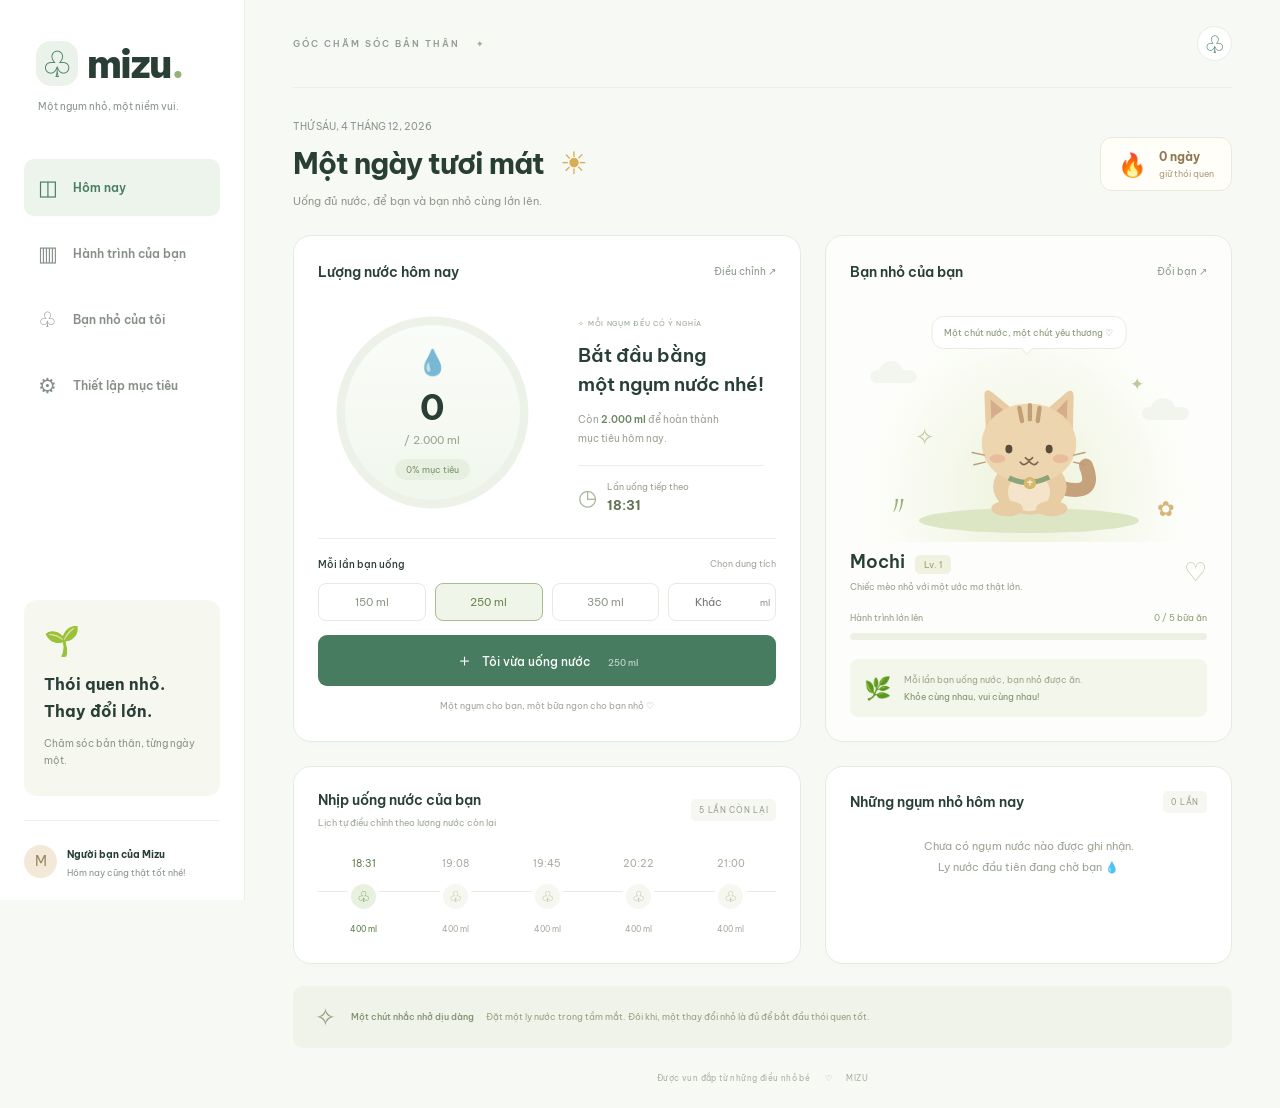
<file: index.html>
<!doctype html>
<html lang="vi"><head><meta charset="UTF-8"><meta name="viewport" content="width=device-width,initial-scale=1"><meta name="theme-color" content="#f7f9f5"><title>Mizu — Uống nước, nuôi niềm vui</title><link rel="stylesheet" href="style.css"></head>
<body><aside class="sidebar"><a class="brand" href="#"><span class="brand-icon">♧</span> mizu<span class="brand-dot">.</span></a><span class="tagline">Một ngụm nhỏ, một niềm vui.</span><nav><button class="nav active" data-view="today"><span>◫</span> Hôm nay</button><button class="nav" data-view="history"><span>▥</span> Hành trình của bạn</button><button class="nav" data-view="pets"><span>♧</span> Bạn nhỏ của tôi</button><button class="nav" data-view="settings"><span>⚙</span> Thiết lập mục tiêu</button></nav><div class="sidebar-bottom"><div class="tiny-plant">🌱</div><strong>Thói quen nhỏ.<br>Thay đổi lớn.</strong><p>Chăm sóc bản thân, từng ngày một.</p></div><div class="profile"><span class="avatar">M</span><div><b>Người bạn của Mizu</b><small>Hôm nay cũng thật tốt nhé!</small></div></div></aside>
<main><header><div class="breadcrumb">GÓC CHĂM SÓC BẢN THÂN <span>✦</span></div><button id="notification" class="icon-button" title="Bật nhắc uống nước" aria-label="Bật nhắc uống nước">♧</button></header><section class="intro"><div><div class="eyebrow" id="today-date"></div><h1>Một ngày tươi mát <span>☀</span></h1><p>Uống đủ nước, để bạn và bạn nhỏ cùng lớn lên.</p></div><div class="streak">🔥 <span><b id="streak">0 ngày</b><small>giữ thói quen</small></span></div></section>
<div id="today-view" class="view"><div class="dashboard"><section class="card water-card"><div class="card-heading"><h2>Lượng nước hôm nay</h2><button class="text-button" data-open-settings>Điều chỉnh ↗</button></div><div class="water-content"><div class="water-ring"><svg viewBox="0 0 220 220" aria-hidden="true"><circle class="ring-track" cx="110" cy="110" r="98"/><circle id="ring-progress" cx="110" cy="110" r="98"/></svg><div class="water-inner"><span class="drop">💧</span><strong id="water-total">0</strong><span>/ <b id="water-goal">2.000</b> ml</span><small id="percent">0% mục tiêu</small></div></div><div class="water-summary"><span class="pill">✧ MỖI NGỤM ĐỀU CÓ Ý NGHĨA</span><h3 id="encouragement">Bắt đầu bằng<br>một ngụm nước nhé!</h3><p>Còn <b id="remaining">2.000 ml</b> để hoàn thành<br>mục tiêu hôm nay.</p><div class="mini-stat"><span class="mini-icon">◷</span><div>Lần uống tiếp theo<strong id="next-time">—</strong></div></div></div></div><div class="drink-controls"><div class="amount-label">Mỗi lần bạn uống <span>Chọn dung tích</span></div><div class="amounts"><button data-amount="150">150 ml</button><button class="selected" data-amount="250">250 ml</button><button data-amount="350">350 ml</button><label><input type="number" id="custom-amount" min="10" max="2000" placeholder="Khác" aria-label="Dung tích khác, ml"><span>ml</span></label></div><button class="primary" id="drink-button"><span>＋</span> Tôi vừa uống nước <span id="drink-amount">250 ml</span></button><p class="helper">Một ngụm cho bạn, một bữa ngon cho bạn nhỏ ♡</p></div></section>
<section class="card pet-card"><div class="card-heading"><h2>Bạn nhỏ của bạn</h2><button class="text-button" id="change-pet">Đổi bạn ↗</button></div><div class="pet-scene"><span class="scene-cloud cloud-one"></span><span class="scene-cloud cloud-two"></span><span class="spark spark-one">✧</span><span class="spark spark-two">✦</span><div class="pet-bubble" id="pet-bubble">Một chút nước, một chút yêu thương ♡</div><div id="pet-art"></div><div class="ground"></div><span class="scene-flower">✿</span><span class="scene-grass">〃</span></div><div class="pet-details"><div><h3 id="pet-name">Mochi <span>Lv. 1</span></h3><p id="pet-description">Chiếc mèo nhỏ với một ước mơ thật lớn.</p></div><span class="heart">♡</span></div><div class="growth-label"><span>Hành trình lớn lên</span><b id="xp-label">0 / 5 bữa ăn</b></div><div class="growth-track"><span id="xp-progress"></span></div><div class="pet-note"><span>🌿</span><p>Mỗi lần bạn uống nước, bạn nhỏ được ăn.<br><b>Khỏe cùng nhau, vui cùng nhau!</b></p></div></section></div>
<div class="bottom-grid"><section class="card schedule-card"><div class="card-heading"><div><h2>Nhịp uống nước của bạn</h2><p>Lịch tự điều chỉnh theo lượng nước còn lại</p></div><span class="soft-label" id="schedule-label">HÔM NAY</span></div><div id="schedule"></div></section><section class="card log-card"><div class="card-heading"><h2>Những ngụm nhỏ hôm nay</h2><span class="soft-label" id="log-count">0 LẦN</span></div><div id="drink-log"></div></section></div><div class="daily-tip"><span>✧</span><p><b>Một chút nhắc nhở dịu dàng</b> Đặt một ly nước trong tầm mắt. Đôi khi, một thay đổi nhỏ là đủ để bắt đầu thói quen tốt.</p></div></div>
<section id="history-view" class="view hidden card"><div class="card-heading"><h2>Hành trình của bạn</h2><span class="soft-label">7 NGÀY GẦN NHẤT</span></div><div id="history-chart"></div><p class="helper">Mỗi ngày là một cơ hội mới để chăm sóc bản thân.</p></section>
<section id="pets-view" class="view hidden card"><h2>Chọn người bạn đồng hành</h2><p class="muted">Cùng uống nước, cùng lớn lên. Tiến độ của từng bạn được lưu riêng.</p><div id="pet-options"></div></section>
<section id="settings-view" class="view hidden card settings-card"><h2>Mục tiêu dành riêng cho bạn</h2><p class="muted">Chọn nhịp sinh hoạt phù hợp để Mizu chia lịch uống nước.</p><form id="settings-form"><div class="form-grid"><label>Giới tính<select name="sex"><option value="female">Nữ</option><option value="male">Nam</option><option value="other">Khác / Không chia sẻ</option></select></label><label>Tuổi<input name="age" type="number" min="18" max="100" required></label><label>Cân nặng (kg)<input name="weight" type="number" min="30" max="250" step="0.1" required></label><label>Chiều cao (cm)<input name="height" type="number" min="100" max="230" required></label><label>Bắt đầu ngày<input name="start" type="time" required></label><label>Kết thúc nhắc<input name="end" type="time" required></label></div><button type="button" class="secondary" id="estimate">Ước tính mục tiêu theo cân nặng</button><p class="estimate-note">Ước tính khởi đầu cho người trưởng thành: 30 ml/kg/ngày, làm tròn 50 ml. Giới tính, tuổi và chiều cao được lưu trong hồ sơ, chưa dùng để suy ra nhu cầu chính xác. Bạn có thể chỉnh mục tiêu theo nhu cầu thực tế.</p><label class="goal-input">Mục tiêu mỗi ngày (ml)<input name="goal" type="number" min="500" max="5000" step="50" required></label><p class="estimate-note">Đây là công cụ xây dựng thói quen, không phải chỉ định y tế. Nhu cầu còn tùy vận động, thời tiết, đồ ăn và đồ uống khác. Nếu có chỉ định hạn chế dịch, hãy dùng mục tiêu của bác sĩ. <a href="https://www.nhs.uk/live-well/eat-well/food-guidelines-and-food-labels/water-drinks-nutrition/" target="_blank" rel="noopener">Tham khảo hướng dẫn NHS ↗</a></p><button class="primary" type="submit">Lưu mục tiêu của tôi</button><p id="settings-error" role="alert"></p></form></section><footer>Được vun đắp từ những điều nhỏ bé <span>♡</span> MIZU</footer></main><div id="toast" role="status"></div><script src="app.js"></script></body></html>
</file>
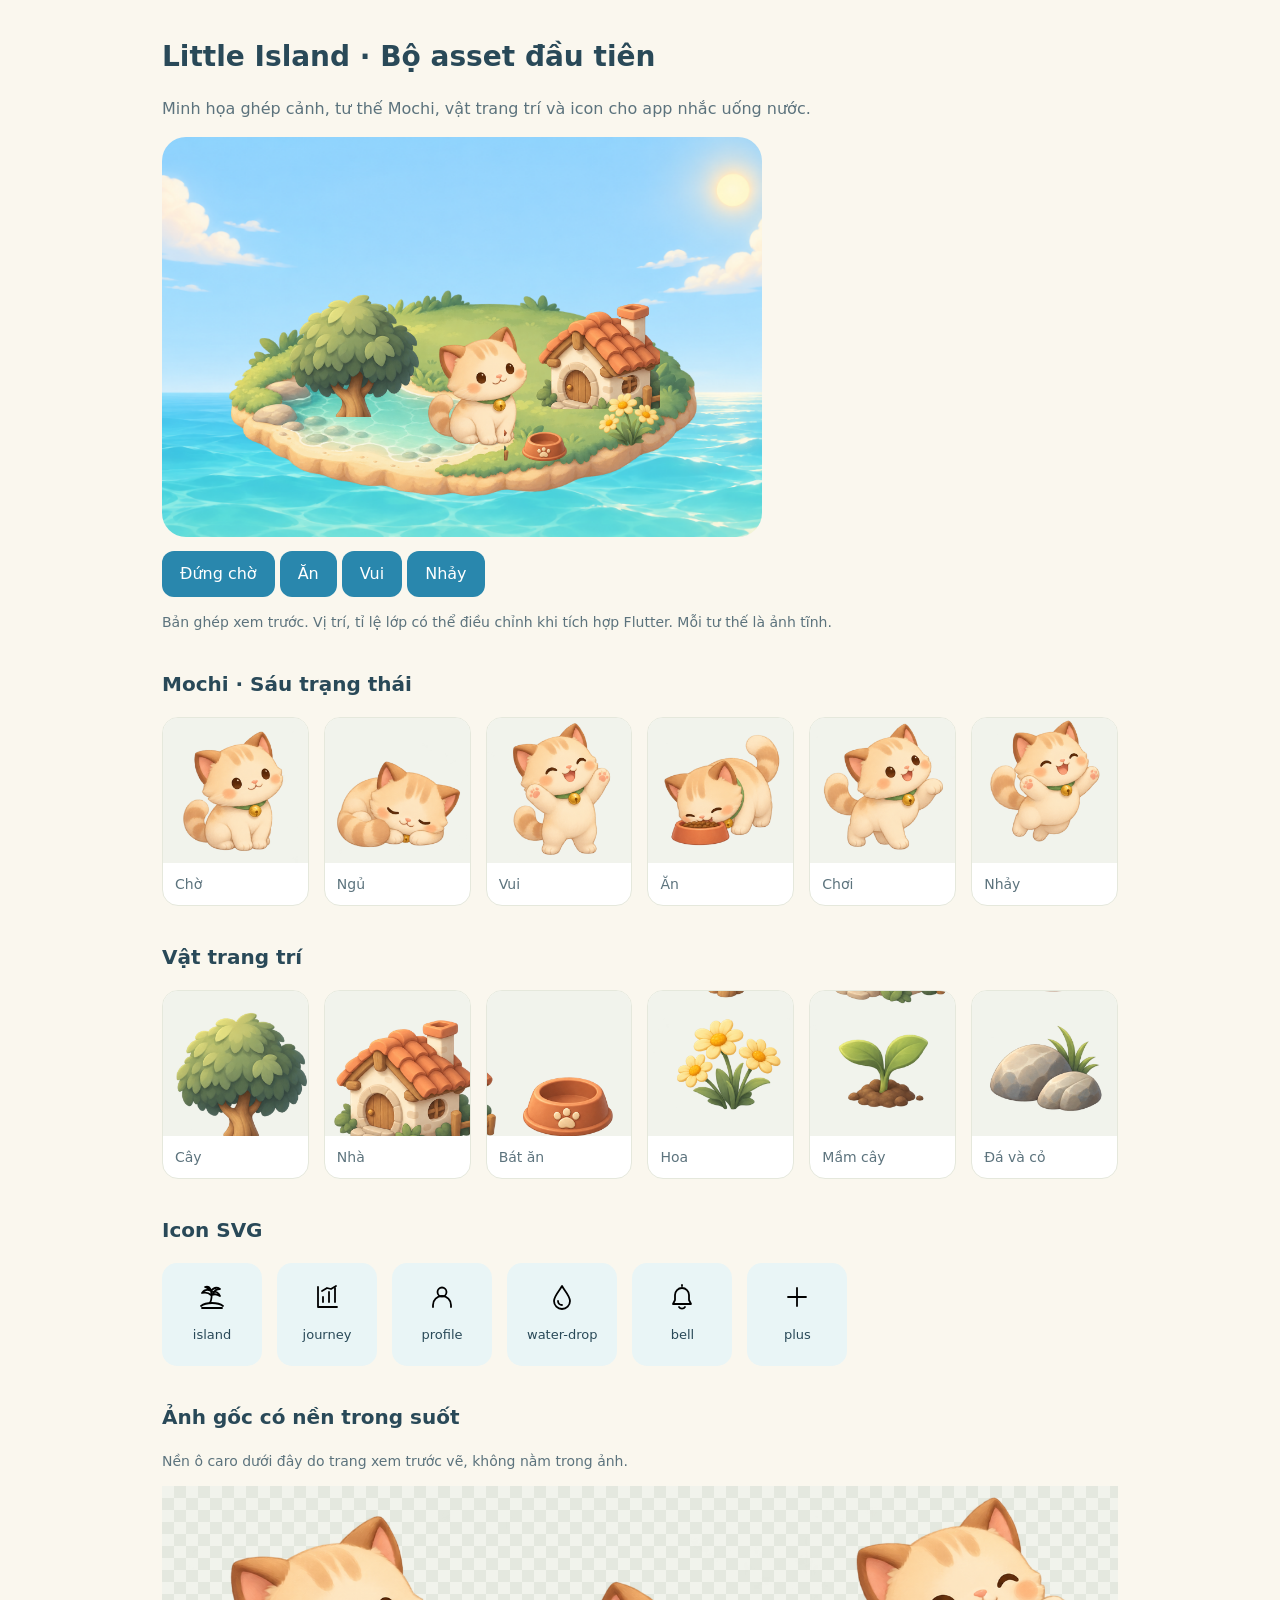
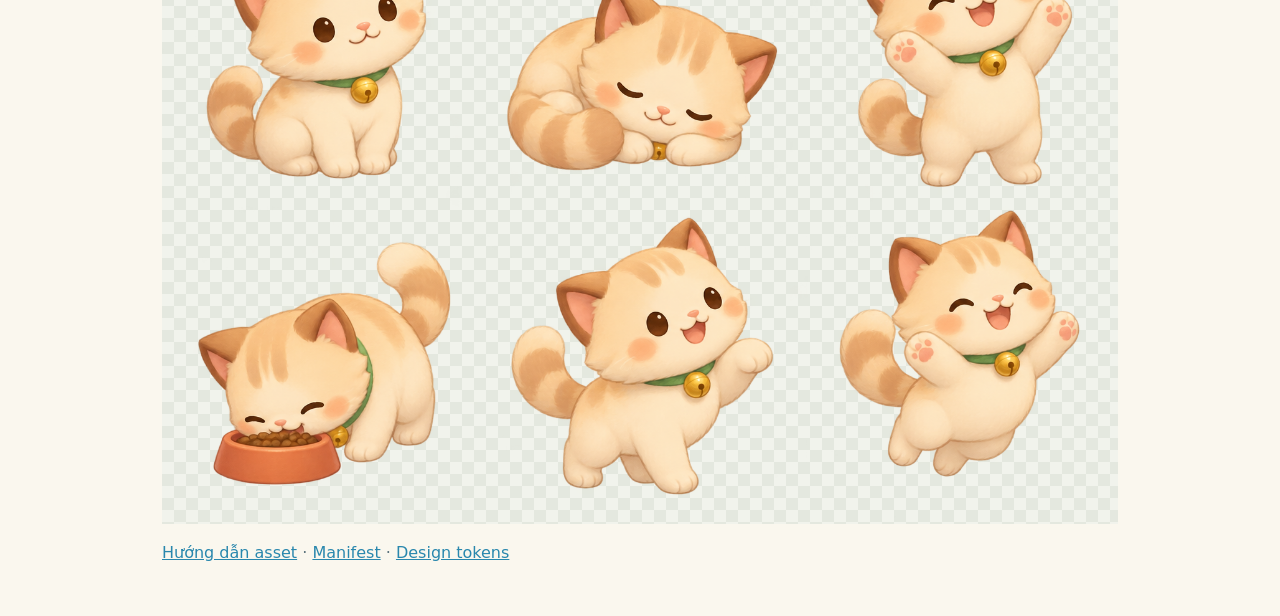
<file: assets/preview.html>
<!doctype html>
<html lang="vi"><head><meta charset="utf-8"><meta name="viewport" content="width=device-width,initial-scale=1"><title>Little Island — Asset preview</title><style>
*{box-sizing:border-box}body{margin:0;background:#faf7ee;color:#294958;font:16px/1.6 system-ui,sans-serif}main{max-width:1000px;margin:auto;padding:35px 22px}h1{font-size:28px;margin:0}h2{font-size:20px;margin-top:35px}p{color:#5c737d}.scene{max-width:600px;aspect-ratio:1.5;position:relative;border-radius:24px;overflow:hidden;background:#e6f5f9 url('backgrounds/sky-sea.png') center/cover}.terrain{position:absolute;width:95%;height:85%;object-fit:contain;bottom:-6%;left:2.5%}.sprite{background-repeat:no-repeat;background-size:300% 200%;aspect-ratio:1}.cat{background-image:url('pets/mochi-states.png')}.prop{background-image:url('decorations/island-props.png')}.scene .tree{position:absolute;width:24%;left:19%;bottom:30%;background-position:0 0}.scene .house{position:absolute;width:22%;right:17%;bottom:32%;background-position:50% 0}.scene .mochi{position:absolute;width:24%;left:41%;bottom:20%;background-position:0 0}.scene .flowers{position:absolute;width:14%;right:16%;bottom:19%;background-position:0 100%}.scene .bowl{position:absolute;width:12%;right:31%;bottom:19%;background-position:100% 0}.grid{display:grid;grid-template-columns:repeat(auto-fit,minmax(145px,1fr));gap:15px}.tile{border:1px solid #e5e8dc;border-radius:16px;overflow:hidden;background:white}.tile .sprite{width:100%;background-color:#f1f3ec;background-image:var(--sprite)}.tile p{font-size:14px;margin:10px 12px}.checker{background-color:#f1f3ec;background-image:linear-gradient(45deg,#e4e8df 25%,transparent 25%),linear-gradient(-45deg,#e4e8df 25%,transparent 25%),linear-gradient(45deg,transparent 75%,#e4e8df 75%),linear-gradient(-45deg,transparent 75%,#e4e8df 75%);background-size:24px 24px;background-position:0 0,0 12px,12px -12px,-12px 0}.sheet{width:100%;display:block}.icons{display:flex;flex-wrap:wrap;gap:15px}.icon{padding:20px;border-radius:15px;background:#e9f5f6;text-align:center;min-width:100px}.icon img{display:block;width:28px;height:28px;margin:0 auto 10px}.icon span{font-size:13px}button{font:inherit;background:#2987ad;color:#fff;border:0;border-radius:12px;padding:10px 18px;margin:14px 5px 0 0;cursor:pointer}button:focus-visible{outline:3px solid #294958;outline-offset:3px}.note{font-size:14px}a{color:#2987ad}
</style></head><body><main><h1>Little Island · Bộ asset đầu tiên</h1><p>Minh họa ghép cảnh, tư thế Mochi, vật trang trí và icon cho app nhắc uống nước.</p><div class="scene" aria-label="Đảo minh họa ghép từ các lớp"><img class="terrain" src="island/island-base.png" alt="Nền đảo và hồ nước"><div class="sprite prop tree"></div><div class="sprite prop house"></div><div class="sprite cat mochi" id="mochi"></div><div class="sprite prop flowers"></div><div class="sprite prop bowl"></div></div><div><button data-pose="0">Đứng chờ</button><button data-pose="3">Ăn</button><button data-pose="2">Vui</button><button data-pose="5">Nhảy</button></div><p class="note">Bản ghép xem trước. Vị trí, tỉ lệ lớp có thể điều chỉnh khi tích hợp Flutter. Mỗi tư thế là ảnh tĩnh.</p><h2>Mochi · Sáu trạng thái</h2><div class="grid" id="poses"></div><h2>Vật trang trí</h2><div class="grid" id="props"></div><h2>Icon SVG</h2><div class="icons" id="icons"></div><h2>Ảnh gốc có nền trong suốt</h2><p class="note">Nền ô caro dưới đây do trang xem trước vẽ, không nằm trong ảnh.</p><div class="checker"><img class="sheet" src="pets/mochi-states.png" alt="Atlas sáu tư thế mèo Mochi"></div><p><a href="README.md">Hướng dẫn asset</a> · <a href="manifest.json">Manifest</a> · <a href="design-tokens.json">Design tokens</a></p></main><script>
const position=i=>`${i%3*50}% ${Math.floor(i/3)*100}%`;
function tiles(target,labels,image){const grid=document.getElementById(target);labels.forEach((label,i)=>{const tile=document.createElement('div');tile.className='tile';const sprite=document.createElement('div');sprite.className='sprite';sprite.style.setProperty('--sprite',`url('${image}')`);sprite.style.backgroundPosition=position(i);sprite.setAttribute('role','img');sprite.setAttribute('aria-label',label);const text=document.createElement('p');text.textContent=label;tile.append(sprite,text);grid.append(tile)})}
tiles('poses',['Chờ','Ngủ','Vui','Ăn','Chơi','Nhảy'],'pets/mochi-states.png');tiles('props',['Cây','Nhà','Bát ăn','Hoa','Mầm cây','Đá và cỏ'],'decorations/island-props.png');['island','journey','profile','water-drop','bell','plus'].forEach(name=>{const div=document.createElement('div');div.className='icon';const img=document.createElement('img');img.src=`icons/${name}.svg`;img.alt=name;const span=document.createElement('span');span.textContent=name;div.append(img,span);document.getElementById('icons').append(div)});document.querySelectorAll('[data-pose]').forEach(b=>b.onclick=()=>document.getElementById('mochi').style.backgroundPosition=position(+b.dataset.pose));
</script></body></html>
</file>
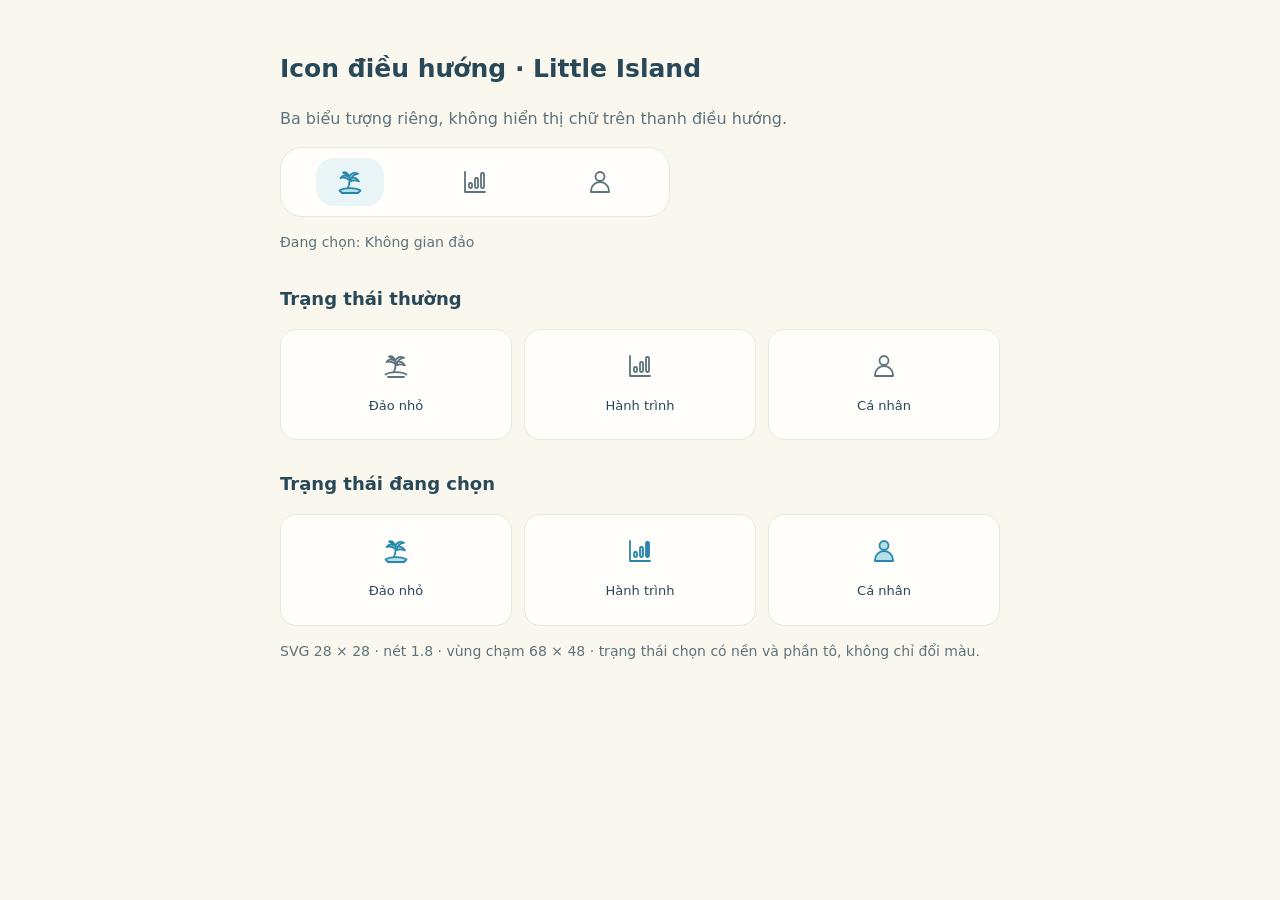
<file: assets/icons/navigation/preview.html>
<!doctype html><html lang="vi"><head><meta charset="utf-8"><meta name="viewport" content="width=device-width,initial-scale=1"><title>Little Island — Navigation icons</title><style>*{box-sizing:border-box}body{margin:0;background:#faf7ee;color:#294958;font:16px/1.6 system-ui,sans-serif}main{max-width:760px;padding:32px 20px;margin:auto}h1{font-size:25px}h2{font-size:18px;margin-top:30px}p{color:#5c737d}.bar{max-width:390px;display:flex;justify-content:space-around;background:#fffefa;border:1px solid #e8e8dc;border-radius:22px;padding:10px 16px;gap:20px}.bar button{display:grid;place-items:center;width:68px;height:48px;border:0;background:transparent;border-radius:18px;cursor:pointer}.bar button[aria-pressed=true]{background:#e9f5f6}.bar img{width:28px;height:28px}.bar button:focus-visible{outline:3px solid #2987ad;outline-offset:3px}.grid{display:grid;grid-template-columns:repeat(3,minmax(0,1fr));gap:12px}.item{background:#fffefa;border:1px solid #e8e8dc;border-radius:16px;padding:22px 10px;text-align:center}.item img{width:28px;height:28px;display:block;margin:0 auto 12px}.item small{font-size:13px}#status{font-size:14px;min-height:24px}.note{font-size:14px}</style></head><body><main><h1>Icon điều hướng · Little Island</h1><p>Ba biểu tượng riêng, không hiển thị chữ trên thanh điều hướng.</p><nav class="bar" aria-label="Điều hướng chính"><button data-name="island" aria-label="Không gian đảo" aria-pressed="true"><img src="island-active.svg" alt=""></button><button data-name="journey" aria-label="Hành trình" aria-pressed="false"><img src="journey.svg" alt=""></button><button data-name="profile" aria-label="Cá nhân" aria-pressed="false"><img src="profile.svg" alt=""></button></nav><p id="status" aria-live="polite">Đang chọn: Không gian đảo</p><h2>Trạng thái thường</h2><div class="grid"><div class="item"><img src="island.svg" alt="Đảo nhỏ"><small>Đảo nhỏ</small></div><div class="item"><img src="journey.svg" alt="Hành trình"><small>Hành trình</small></div><div class="item"><img src="profile.svg" alt="Cá nhân"><small>Cá nhân</small></div></div><h2>Trạng thái đang chọn</h2><div class="grid"><div class="item"><img src="island-active.svg" alt="Đảo nhỏ đang chọn"><small>Đảo nhỏ</small></div><div class="item"><img src="journey-active.svg" alt="Hành trình đang chọn"><small>Hành trình</small></div><div class="item"><img src="profile-active.svg" alt="Cá nhân đang chọn"><small>Cá nhân</small></div></div><p class="note">SVG 28 × 28 · nét 1.8 · vùng chạm 68 × 48 · trạng thái chọn có nền và phần tô, không chỉ đổi màu.</p></main><script>document.querySelectorAll('[data-name]').forEach(button=>button.onclick=()=>{document.querySelectorAll('[data-name]').forEach(b=>{const selected=b===button;b.setAttribute('aria-pressed',String(selected));b.querySelector('img').src=b.dataset.name+(selected?'-active':'')+'.svg'});document.getElementById('status').textContent='Đang chọn: '+button.getAttribute('aria-label')});</script></body></html>
</file>
<file: style.css>
@import url('https://fonts.googleapis.com/css2?family=Be+Vietnam+Pro:wght@400;450;500;550;600;650;700;750;800&display=swap');
:root{font-family:'Be Vietnam Pro',sans-serif;color:#293f36;background:#f7f9f5;font-synthesis:none;font-size:14px;--green:#477d61;--muted:#89948c;--line:#eaf0e9}*{box-sizing:border-box}body{margin:0}button,input,select{font:inherit}button,a,input,select{-webkit-tap-highlight-color:transparent}button{cursor:pointer}button{border:0}a{color:inherit;text-decoration:none}button:focus-visible,a:focus-visible{outline:3px solid #9abda1;outline-offset:4px} .sidebar{width:245px;background:#fff;position:fixed;inset:0 auto 0 0;border-right:1px solid var(--line);padding:39px 24px 22px;display:flex;flex-direction:column}.brand{font-size:39px;letter-spacing:-2px;font-weight:800;display:flex;align-items:center;gap:9px;padding-left:12px}.brand-icon{background:#eaf2e9;border-radius:15px;width:42px;height:45px;font-size:36px;color:var(--green);display:grid;place-items:center;letter-spacing:0}.brand-dot{color:#94b175;margin-left:-8px}.tagline{font-size:10px;color:var(--muted);margin:12px 0 46px 14px}nav{display:grid;gap:9px}.nav{display:flex;align-items:center;gap:13px;text-align:left;background:transparent;color:#879087;padding:15px 14px;border-radius:10px;font-size:12px;font-weight:550}.nav span{font-size:21px;width:22px}.nav.active{color:var(--green);background:#edf4eb}.sidebar-bottom{margin-top:auto;background:#f6f8f0;border-radius:13px;padding:22px 20px 17px;position:relative}.tiny-plant{font-size:29px;margin-bottom:12px}.sidebar-bottom strong{font-size:16px;line-height:1.7}.sidebar-bottom p{font-size:10px;color:#8b9487;line-height:1.7}.profile{display:flex;align-items:center;gap:10px;margin-top:24px;border-top:1px solid var(--line);padding-top:23px}.avatar{width:33px;height:33px;display:grid;place-items:center;background:#f2e9d8;border-radius:50%;color:#9d8662}.profile b{font-size:10px}.profile small{display:block;font-size:9px;margin-top:5px;color:var(--muted)}main{margin-left:245px;max-width:1510px;padding:0 48px}header{height:88px;display:flex;align-items:center;justify-content:space-between;border-bottom:1px solid var(--line)}.breadcrumb{font-size:9px;letter-spacing:2px;color:#929d92;font-weight:600}.breadcrumb span{margin-left:12px;color:#9eaf8d}.icon-button{background:#fff;border:1px solid #e7ede4;border-radius:50%;width:35px;height:35px;font-size:24px;color:var(--green)}.intro{display:flex;justify-content:space-between;align-items:center;padding:32px 0 27px}.eyebrow{font-size:10px;color:#89968a;margin-bottom:10px}h1{font-size:29px;letter-spacing:-1px;margin:0;font-weight:650}h1 span{color:#d9ad55;margin-left:10px;font-size:31px}.intro p{font-size:11px;color:#92988f;margin:12px 0 0}.streak{display:flex;gap:12px;align-items:center;border:1px solid #e9e9dc;background:#fffef8;border-radius:12px;padding:11px 17px;font-size:23px}.streak b{font-size:12px;color:#8e7854;display:block}.streak small{display:block;color:#ac9c7d;font-size:9px;margin-top:4px}.dashboard{display:grid;grid-template-columns:1.25fr 1fr;gap:24px}.card{background:#fff;border:1px solid #e5ebe2;border-radius:18px;padding:24px;box-shadow:0 4px 15px #304d2c02}.card-heading{display:flex;align-items:center;justify-content:space-between;gap:12px}h2{font-size:14px;font-weight:600;margin:0}.text-button{background:none;color:#8d9a8b;font-size:10px;padding:5px 0}.water-content{display:flex;align-items:center;justify-content:space-around;gap:20px;padding:27px 0 23px}.water-ring{position:relative;width:205px;height:205px;flex-shrink:0}.water-ring svg{width:100%;height:100%;transform:rotate(-90deg)}.water-ring circle{fill:none;stroke-width:10}.ring-track{stroke:#edf2e9}#ring-progress{stroke:#8bae7b;stroke-linecap:round;stroke-dasharray:615.75;transition:stroke-dashoffset .8s}.water-inner{position:absolute;inset:15px;border-radius:50%;background:linear-gradient(180deg,#fafcf8,#f1f7ed);display:flex;flex-direction:column;align-items:center;justify-content:center}.drop{font-size:25px;filter:grayscale(.45);margin-bottom:7px}.water-inner strong{font-size:35px;font-weight:650;letter-spacing:-1px}.water-inner>span:not(.drop){font-size:11px;color:#99a38e;margin-top:4px}.water-inner b{font-weight:400}.water-inner small{font-size:9px;color:#77936a;background:#e7f0e0;padding:5px 11px;border-radius:20px;margin-top:12px}.pill{font-size:7px;letter-spacing:.7px;color:#96a48d}.water-summary h3{font-size:19px;line-height:1.55;font-weight:550;margin:11px 0}.water-summary p{font-size:10px;color:#9aa293;line-height:1.9}.water-summary p b{color:#6e8763;font-weight:550}.mini-stat{display:flex;gap:10px;border-top:1px solid var(--line);padding-top:15px;margin-top:17px;font-size:9px;color:#98a18f;align-items:center}.mini-icon{font-size:22px;color:#a6b596}.mini-stat strong{display:block;color:#607454;font-size:13px;margin-top:5px}.drink-controls{border-top:1px solid var(--line);padding-top:19px}.amount-label{display:flex;justify-content:space-between;font-size:10px;font-weight:500}.amount-label span{font-size:9px;color:#a0a79b;font-weight:400}.amounts{display:grid;grid-template-columns:repeat(4,1fr);gap:9px;margin:12px 0 14px}.amounts button,.amounts label{border:1px solid #e6eadf;background:#fff;border-radius:8px;padding:11px 3px;text-align:center;font-size:11px;color:#8c9685}.amounts button.selected{background:#f0f5e9;border-color:#a7bd92;color:#68844e}.amounts label{display:flex;justify-content:center;padding:0 5px;align-items:center;gap:3px}.amounts input{min-width:0;width:100%;border:0;text-align:center;outline:none;font-size:11px}.amounts label span{font-size:9px}.primary{width:100%;padding:14px 16px;background:#477c60;border-radius:9px;color:white;font-size:12px;font-weight:500;transition:background .2s}.primary:hover{background:#38694f}.primary>span:first-child{font-size:17px;margin-right:6px}.primary>span:last-child{font-size:9px;margin-left:15px;opacity:.65}.helper{text-align:center;font-size:9px;color:#a0a697;margin:12px 0 0;line-height:1.7}.pet-card{background:#fdfefb}.pet-scene{height:245px;position:relative;overflow:hidden;margin-top:14px;background:radial-gradient(ellipse at 50% 80%,#edf2da,transparent 65%);border-radius:12px}.pet-bubble{background:#fff;border:1px solid #e8ecdf;border-radius:12px;padding:10px 12px;position:absolute;top:19px;left:50%;transform:translateX(-50%);white-space:nowrap;font-size:9px;color:#879576;z-index:2}.pet-bubble:after{content:'';position:absolute;bottom:-5px;left:47%;width:8px;height:8px;background:white;border-right:1px solid #e8ecdf;border-bottom:1px solid #e8ecdf;transform:rotate(45deg)}#pet-art{position:absolute;bottom:9px;left:50%;transform:translateX(-50%);width:190px;z-index:1;animation:breathe 4s ease-in-out infinite}#pet-art svg{display:block;width:100%;height:175px}.ground{position:absolute;width:220px;height:25px;background:#dce6c5;border-radius:50%;bottom:9px;left:50%;transform:translateX(-50%)}.scene-cloud{width:47px;height:13px;background:#eef2e8;border-radius:30px;position:absolute}.scene-cloud:before{content:'';position:absolute;width:24px;height:22px;border-radius:50%;background:inherit;bottom:0;left:9px}.cloud-one{top:73px;left:20px;opacity:.6}.cloud-two{top:110px;right:18px;opacity:.7}.spark{position:absolute;color:#bdc99c}.spark-one{left:65px;top:125px;font-size:23px}.spark-two{right:63px;top:76px;font-size:17px}.scene-flower{position:absolute;bottom:20px;right:32px;color:#d7b57a;font-size:21px}.scene-grass{position:absolute;bottom:18px;left:35px;color:#9eae7a;font-size:27px}.pet-details{display:flex;justify-content:space-between;align-items:center;margin:8px 0 20px}.pet-details h3{font-size:18px;font-weight:600;margin:0}.pet-details h3 span{font-size:9px;color:#9b9c70;background:#f0f1df;padding:4px 9px;border-radius:5px;margin-left:6px;font-weight:400}.pet-details p{font-size:9px;color:#9a9f8c;margin:8px 0 0}.heart{font-size:26px;color:#bfcaad}.growth-label{display:flex;justify-content:space-between;font-size:9px;color:#969f89}.growth-label b{font-weight:400;color:#8b9f72}.growth-track{height:7px;border-radius:10px;background:#edf1e3;margin-top:10px;overflow:hidden}.growth-track span{display:block;background:#aec589;height:100%;border-radius:10px;transition:width .6s}.pet-note{display:flex;align-items:center;gap:13px;background:#f3f6eb;border-radius:8px;padding:12px 14px;margin-top:19px}.pet-note>span{font-size:22px}.pet-note p{font-size:9px;line-height:1.9;color:#9ca58c;margin:0}.pet-note b{font-weight:400;color:#7e916c}.bottom-grid{display:grid;grid-template-columns:1.25fr 1fr;gap:24px;margin-top:24px}.card-heading p{font-size:9px;color:#9da698;margin:8px 0 0}.soft-label{font-size:8px;letter-spacing:.7px;background:#f5f7f0;border-radius:5px;padding:6px 8px;color:#96a08b;white-space:nowrap}#schedule{display:flex;gap:0;margin-top:29px;overflow:auto;padding-bottom:4px}.schedule-item{flex:1;min-width:70px;position:relative;text-align:center;font-size:10px;color:#a5ad9d}.schedule-item:before{content:'';position:absolute;height:1px;background:#e7ecdf;top:34px;left:0;width:100%}.schedule-item .cup{display:grid;place-items:center;width:33px;height:33px;background:#f5f7f0;border:4px solid white;border-radius:50%;margin:10px auto 9px;position:relative;font-size:15px;color:#acba99}.schedule-item.next .cup{background:#e8f0df;color:#719453}.schedule-item.next{color:#5f7e49}.schedule-item small{font-size:8px}.log-row{display:flex;align-items:center;gap:11px;margin-top:17px}.log-icon{display:grid;place-items:center;background:#eff4e9;width:31px;height:31px;border-radius:10px;font-size:15px}.log-row b{font-size:10px;font-weight:500}.log-row small{display:block;font-size:8px;color:#9da695;margin-top:4px}.log-row time{margin-left:auto;color:#9da695;font-size:9px}.undo{background:none;color:#9caa95;font-size:15px;padding:5px}.empty{font-size:11px;color:#9ba591;text-align:center;padding:23px 5px;line-height:1.9}.daily-tip{display:flex;gap:15px;align-items:center;margin-top:22px;padding:15px 22px;background:#f0f3e9;border-radius:10px;color:#97a083}.daily-tip>span{font-size:25px}.daily-tip p{font-size:9px;line-height:1.8;margin:0}.daily-tip b{color:#7e8e6c;font-weight:500;margin-right:10px}footer{text-align:center;font-size:8px;color:#a9b09f;letter-spacing:.4px;padding:25px}footer span{margin:0 12px}.hidden{display:none!important}.muted{color:#929d88;font-size:12px;line-height:1.8}.form-grid{display:grid;grid-template-columns:1fr 1fr;gap:20px;margin-top:25px}form label{display:flex;flex-direction:column;gap:9px;font-size:12px;color:#6d7e62}form input,form select{background:#fafbf7;border:1px solid #dfe7d8;border-radius:8px;padding:12px;color:#354b30}.settings-card{max-width:760px}.secondary{border:1px solid #b5c7a8;background:#f0f5e9;color:#587c44;padding:12px;border-radius:8px;margin-top:22px}.estimate-note{font-size:11px;line-height:1.9;color:#8e9785}.estimate-note a{color:#587c44;text-decoration:underline}.goal-input{margin:22px 0}.settings-card .primary{margin-top:12px}#settings-error{color:#a86244;font-size:12px}#pet-options{display:grid;grid-template-columns:repeat(3,1fr);gap:20px;margin-top:30px}.pet-option{border:1px solid #e3eadd;background:#fafcf6;border-radius:15px;padding:24px 15px;color:#4f6746}.pet-option.chosen{border-color:#799e65;background:#f1f6e9}.pet-option svg{height:150px;width:100%;display:block}.pet-option b{display:block;margin:15px}.pet-option span{font-size:11px;color:#96a088}#history-chart{height:280px;display:flex;align-items:end;justify-content:space-around;gap:15px;padding:25px 0}.chart-column{height:100%;flex:1;display:flex;flex-direction:column;align-items:center;justify-content:end;gap:10px;font-size:10px;color:#92a087}.chart-bar{background:#a7bd8e;min-height:3px;width:65%;max-width:70px;border-radius:8px 8px 0 0}.chart-column small{font-size:9px}#toast{position:fixed;bottom:25px;left:calc(50% + 120px);transform:translate(-50%,20px);background:#365a42;color:white;border-radius:12px;padding:15px 24px;font-size:12px;opacity:0;pointer-events:none;transition:.3s;z-index:10;max-width:90vw;text-align:center}#toast.show{opacity:1;transform:translate(-50%,0)}@keyframes breathe{50%{transform:translate(-50%,-5px)}}@media(min-width:1500px){main{margin-right:auto}}@media(max-width:1200px){.sidebar{width:210px;padding-left:18px;padding-right:18px}main{margin-left:210px;padding:0 28px}.water-ring{width:170px;height:170px}.water-inner strong{font-size:29px}.water-summary h3{font-size:16px}.card{padding:20px}.dashboard,.bottom-grid{gap:18px}.pill{font-size:6px}}@media(max-width:1000px){.sidebar{width:80px;padding:30px 12px}.brand{font-size:0;padding:0;justify-content:center}.brand-dot,.tagline,.sidebar-bottom,.profile{display:none}nav{margin-top:40px}.nav{font-size:0;justify-content:center;padding:14px 7px}.nav span{font-size:25px}.dashboard,.bottom-grid{grid-template-columns:1fr 1fr}.water-content{flex-direction:column;gap:15px}.water-summary{text-align:center}.water-summary h3 br,.water-summary p br{display:none}.water-summary h3{margin:5px}.mini-stat{justify-content:center;margin-top:10px;padding-top:10px}.pet-scene{height:300px}.pet-details{margin-top:38px}.water-ring{width:190px;height:190px}main{margin-left:80px;padding:0 25px}#toast{left:calc(50% + 40px)}}@media(max-width:700px){.sidebar{inset:auto 0 0;width:100%;height:68px;padding:0 10px;z-index:5;border-top:1px solid var(--line);border-right:0}.brand{display:none}nav{display:flex;justify-content:space-around;margin:0}.nav{font-size:8px;flex-direction:column;gap:3px;padding:9px 8px;border-radius:0;background:white!important}.nav span{font-size:20px}.nav.active{color:#477c60}.nav:not(.active){color:#9aa48f}main{margin:0;padding:0 18px 65px}header{height:59px}.breadcrumb{font-size:8px;letter-spacing:1.2px}.intro{padding:25px 0}.intro h1{font-size:23px}.intro p{font-size:10px;max-width:220px;line-height:1.8}.streak{padding:9px;font-size:18px;gap:6px}.streak b{font-size:10px}.streak small{font-size:8px}.dashboard,.bottom-grid{grid-template-columns:1fr}.water-content{flex-direction:row;gap:12px}.water-ring{width:175px;height:175px}.water-summary{text-align:left}.water-summary h3{font-size:16px;margin:10px 0}.water-summary h3 br{display:block}.water-summary p{font-size:9px}.pill{font-size:6px}.mini-stat{justify-content:start}.pet-scene{height:235px}.pet-details{margin-top:10px}.daily-tip p{font-size:9px}.daily-tip b{display:block}.card{padding:20px}.form-grid{gap:14px}#pet-options{grid-template-columns:1fr}#toast{left:50%;bottom:82px;width:max-content}.pet-option svg{height:120px}.intro h1 span{font-size:24px;margin-left:3px}}@media(prefers-reduced-motion:reduce){*{animation:none!important;transition:none!important}}
</file>
